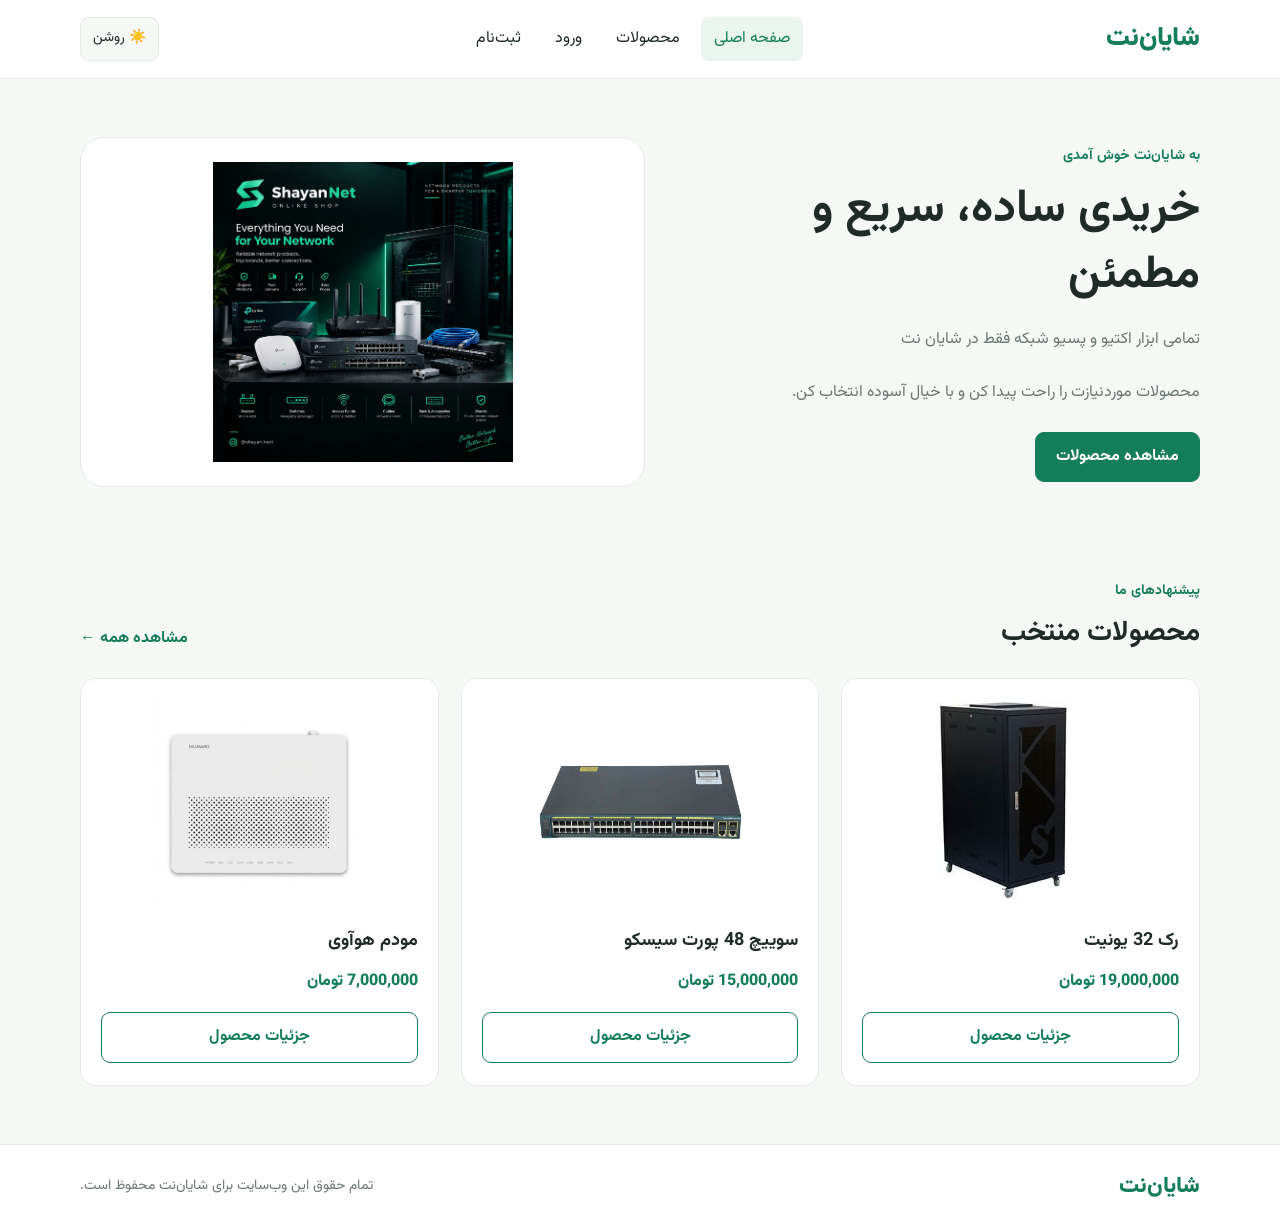
<file: index.html>
<!DOCTYPE html>
<html lang="fa" dir="rtl">
<head>
  <meta charset="UTF-8">
  <meta name="viewport" content="width=device-width, initial-scale=1.0">
  <title>صفحه اصلی | شایان‌نت</title>
  <link rel="stylesheet" href="css/reset.css">
  <link rel="stylesheet" href="css/style.css">
</head>
<body>
  <input type="checkbox" id="theme-toggle" class="theme-toggle">
  <div class="site-wrapper">

  <header class="site-header">
    <div class="container header-inner">
      <div class="theme-control">
        <label for="theme-toggle" class="theme-label">
          <span class="light-text">☀️ روشن</span>
          <span class="dark-text">🌙 تاریک</span>
        </label>
      </div>
      <a class="logo" href="index.html">شایان‌نت</a>
<nav class="nav">
        <a class="active" href="index.html">صفحه اصلی</a>
        <a href="products.html">محصولات</a>
        <a href="login.html">ورود</a>
        <a href="register.html">ثبت‌نام</a>
      </nav>
    </div>
  </header>

  <main>
    <section class="hero container">
      <div class="hero-content">
        <span class="eyebrow">به شایان‌نت خوش آمدی</span>
        <h1>خریدی ساده، سریع و مطمئن</h1>
        <p>تمامی ابزار اکتیو و پسیو شبکه فقط در شایان نت</p>
        <p>محصولات موردنیازت را راحت پیدا کن و با خیال آسوده انتخاب کن.</p>
        <a class="btn" href="products.html">مشاهده محصولات</a>
      </div>
      <div class="hero-image">
        <img src="img/png7.jpg" alt="تصویر محصول منتخب">
      </div>
    </section>

    <section class="container section">
      <div class="section-heading">
        <div>
          <span class="eyebrow">پیشنهادهای ما</span>
          <h2>محصولات منتخب</h2>
        </div>
        <a class="text-link" href="products.html">مشاهده همه ←</a>
      </div>
      <div class="products-grid">
        <article class="product-card">
          <a href="rack.html"><img src="img/png12.jpg" alt="رک32"></a>
          <div class="product-info">
            <h3><a href="rack.html">رک 32 یونیت</a></h3>
            <p class="price">19,000,000 تومان</p>
            <a class="btn btn-outline" href="rack.html">جزئیات محصول</a>
          </div>
        </article>
        <article class="product-card">
          <a href="product.html"><img src="img/Png3.jpg" alt="سوییچ 48 پورت سیسکو"></a>
          <div class="product-info">
            <h3><a href="product.html">سوییچ 48 پورت سیسکو</a></h3>
            <p class="price">15,000,000 تومان</p>
            <a class="btn btn-outline" href="product.html">جزئیات محصول</a>
          </div>
        </article>
        <article class="product-card">
          <a href="product.html"><img src="img/Png1.jpg" alt="مودم"></a>
          <div class="product-info">
            <h3><a href="modem.html">مودم هوآوی</a></h3>
            <p class="price">7,000,000 تومان</p>
            <a class="btn btn-outline" href="modem.html">جزئیات محصول</a>
          </div>
        </article>
      </div>
    </section>
  </main>

  <footer class="site-footer">
    <div class="container footer-inner">
      <a class="logo footer-logo" href="index.html">شایان‌نت</a>
      <p>تمام حقوق این وب‌سایت برای شایان‌نت محفوظ است.</p>
    </div>
  </footer>
  </div>
</body>
</html>
</file>
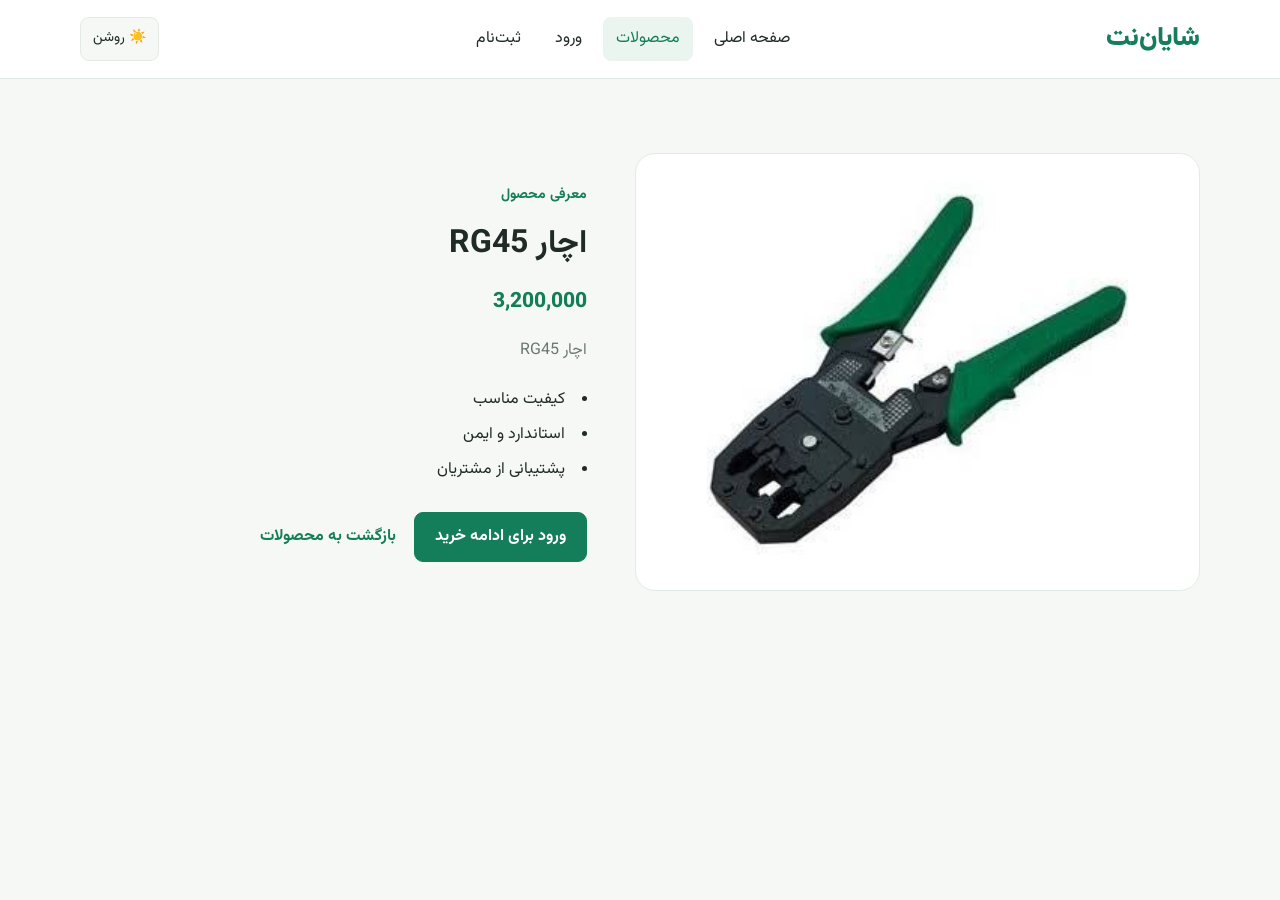
<file: ach.html>
<!DOCTYPE html>
<html lang="fa" dir="rtl">
<head>
  <meta charset="UTF-8">
  <meta name="viewport" content="width=device-width, initial-scale=1.0">
  <title>جزئیات محصول | شایان‌نت</title>
  <link rel="stylesheet" href="css/reset.css">
  <link rel="stylesheet" href="css/style.css">
</head>
<body>
  <input type="checkbox" id="theme-toggle" class="theme-toggle">
  <div class="site-wrapper">

  <header class="site-header">
    <div class="container header-inner">
      <div class="theme-control">
        <label for="theme-toggle" class="theme-label">
          <span class="light-text">☀️ روشن</span>
          <span class="dark-text">🌙 تاریک</span>
        </label>
      </div>
      <a class="logo" href="index.html">شایان‌نت</a>
<nav class="nav">
        <a href="index.html">صفحه اصلی</a>
        <a class="active" href="products.html">محصولات</a>
        <a href="login.html">ورود</a>
        <a href="register.html">ثبت‌نام</a>
      </nav>
    </div>
  </header>

  <main class="container">
    <section class="product-detail">
      <div class="detail-image"><img src="img/Png4.jpg" alt="تصویر محصول"></div>
      <div class="detail-content">
        <span class="eyebrow">معرفی محصول</span>
        <h1>اچار RG45</h1>
        <p class="price detail-price"> 3,200,000</p>
        <p class="detail-description"> اچار RG45</p>
        <ul class="features">
          <li>کیفیت مناسب</li>
          <li>استاندارد و ایمن</li>
          <li>پشتیبانی از مشتریان</li>
        </ul>
        <a class="btn" href="login.html">ورود برای ادامه خرید</a>
        <a class="text-link back-link" href="products.html">بازگشت به محصولات</a>
      </div>
    </section>
  </main>
</file>
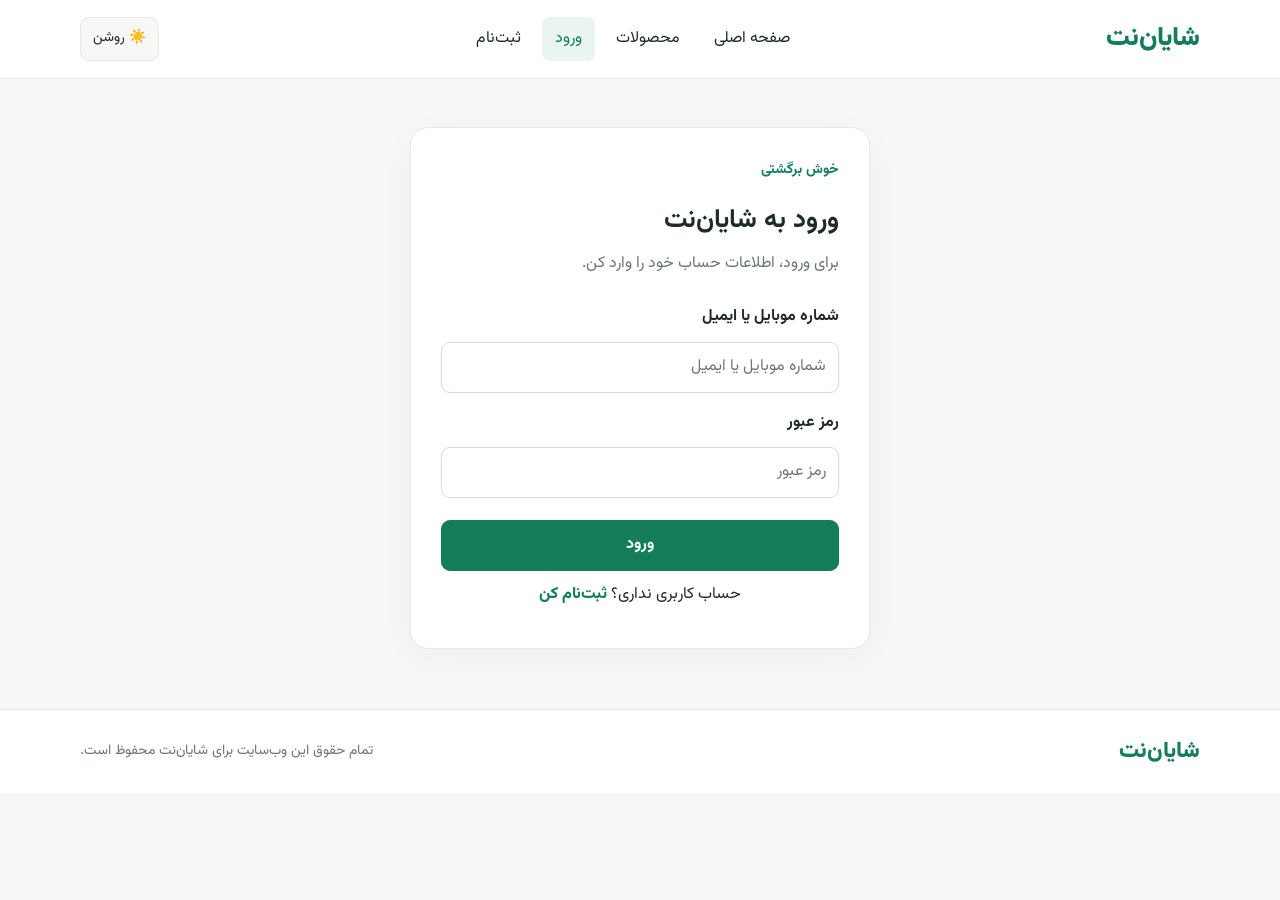
<file: login.html>
<!DOCTYPE html>
<html lang="fa" dir="rtl">
<head>
  <meta charset="UTF-8">
  <meta name="viewport" content="width=device-width, initial-scale=1.0">
  <title>ورود | شایان‌نت</title>
  <link rel="stylesheet" href="css/reset.css">
  <link rel="stylesheet" href="css/style.css">
</head>
<body>
  <input type="checkbox" id="theme-toggle" class="theme-toggle">
  <div class="site-wrapper">

  <header class="site-header">
    <div class="container header-inner">
      <div class="theme-control">
        <label for="theme-toggle" class="theme-label">
          <span class="light-text">☀️ روشن</span>
          <span class="dark-text">🌙 تاریک</span>
        </label>
      </div>
      <a class="logo" href="index.html">شایان‌نت</a>
<nav class="nav">
        <a href="index.html">صفحه اصلی</a>
        <a href="products.html">محصولات</a>
        <a class="active" href="login.html">ورود</a>
        <a href="register.html">ثبت‌نام</a>
      </nav>
    </div>
  </header>

  <main class="container form-page">
    <form class="form-card" action="#" method="get">
      <span class="eyebrow">خوش برگشتی</span>
      <h1>ورود به شایان‌نت</h1>
      <p class="muted">برای ورود، اطلاعات حساب خود را وارد کن.</p>

      <label for="login-user">شماره موبایل یا ایمیل</label>
      <input id="login-user" name="username" type="text" placeholder="شماره موبایل یا ایمیل" required>

      <label for="login-password">رمز عبور</label>
      <input id="login-password" name="password" type="password" placeholder="رمز عبور" required>

      <button class="btn form-submit" type="submit">ورود</button>
      <p class="form-note">حساب کاربری نداری؟ <a href="register.html">ثبت‌نام کن</a></p>
    </form>
  </main>

  <footer class="site-footer">
    <div class="container footer-inner">
      <a class="logo footer-logo" href="index.html">شایان‌نت</a>
      <p>تمام حقوق این وب‌سایت برای شایان‌نت محفوظ است.</p>
    </div>
  </footer>
  </div>
</body>
</html>
</file>
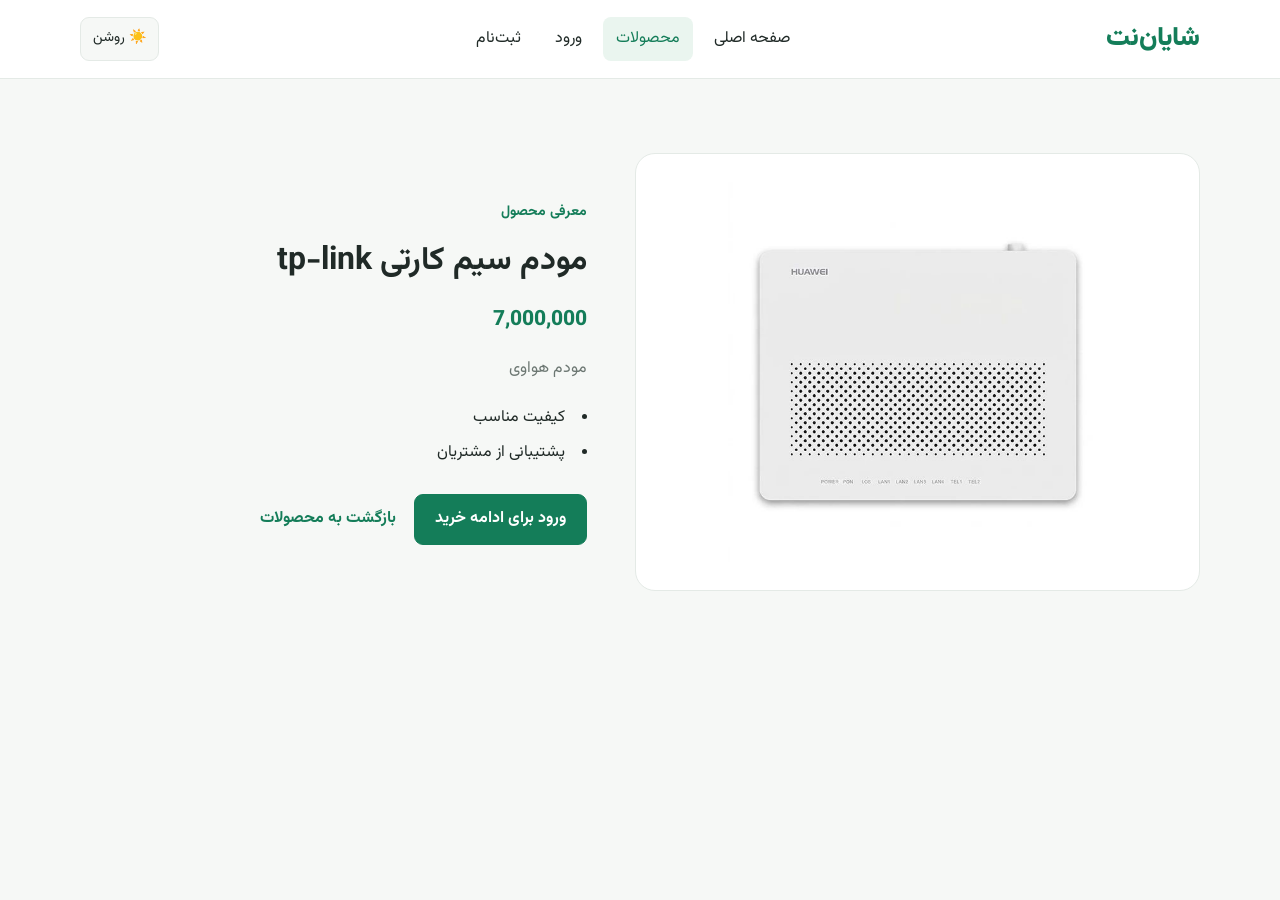
<file: modem.html>
<!DOCTYPE html>
<html lang="fa" dir="rtl">
<head>
  <meta charset="UTF-8">
  <meta name="viewport" content="width=device-width, initial-scale=1.0">
  <title>جزئیات محصول | شایان‌نت</title>
  <link rel="stylesheet" href="css/reset.css">
  <link rel="stylesheet" href="css/style.css">
</head>
<body>
  <input type="checkbox" id="theme-toggle" class="theme-toggle">
  <div class="site-wrapper">

  <header class="site-header">
    <div class="container header-inner">
      <div class="theme-control">
        <label for="theme-toggle" class="theme-label">
          <span class="light-text">☀️ روشن</span>
          <span class="dark-text">🌙 تاریک</span>
        </label>
      </div>
      <a class="logo" href="index.html">شایان‌نت</a>
<nav class="nav">
        <a href="index.html">صفحه اصلی</a>
        <a class="active" href="products.html">محصولات</a>
        <a href="login.html">ورود</a>
        <a href="register.html">ثبت‌نام</a>
      </nav>
    </div>
  </header>

  <main class="container">
    <section class="product-detail">
      <div class="detail-image"><img src="img/Png1.jpg" alt="مودم"></div>
      <div class="detail-content">
        <span class="eyebrow">معرفی محصول</span>
        <h1>مودم سیم کارتی tp-link</h1>
        <p class="price detail-price"> 7,000,000</p>
        <p class="detail-description"> مودم هواوی</p>
        <ul class="features">
          <li>کیفیت مناسب</li>
          <li>پشتیبانی از مشتریان</li>
        </ul>
        <a class="btn" href="login.html">ورود برای ادامه خرید</a>
        <a class="text-link back-link" href="products.html">بازگشت به محصولات</a>
      </div>
    </section>
  </main>
</file>
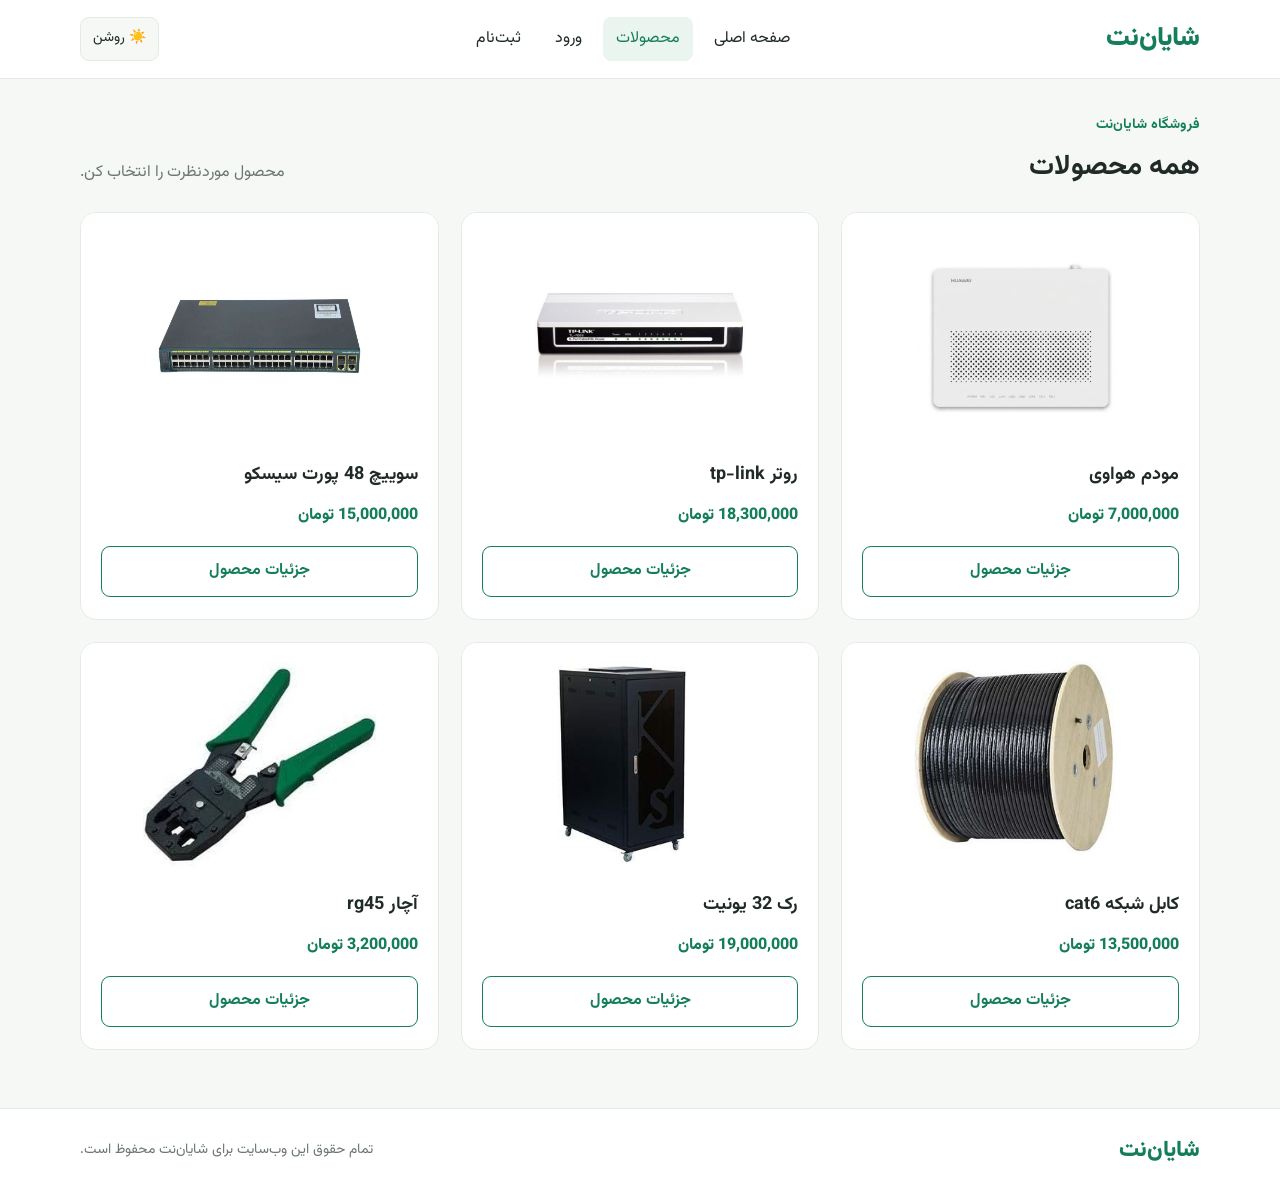
<file: products.html>
<!DOCTYPE html>
<html lang="fa" dir="rtl">
<head>
  <meta charset="UTF-8">
  <meta name="viewport" content="width=device-width, initial-scale=1.0">
  <title>محصولات | شایان‌نت</title>
  <link rel="stylesheet" href="css/reset.css">
  <link rel="stylesheet" href="css/style.css">
</head>
<body>
  <input type="checkbox" id="theme-toggle" class="theme-toggle">
  <div class="site-wrapper">

  <header class="site-header">
    <div class="container header-inner">
      <div class="theme-control">
        <label for="theme-toggle" class="theme-label">
          <span class="light-text">☀️ روشن</span>
          <span class="dark-text">🌙 تاریک</span>
        </label>
      </div>
      <a class="logo" href="index.html">شایان‌نت</a>
<nav class="nav">
        <a href="index.html">صفحه اصلی</a>
        <a class="active" href="products.html">محصولات</a>
        <a href="login.html">ورود</a>
        <a href="register.html">ثبت‌نام</a>
      </nav>
    </div>
  </header>

  <main class="container section page-section">
    <div class="section-heading">
      <div>
        <span class="eyebrow">فروشگاه شایان‌نت</span>
        <h1>همه محصولات</h1>
      </div>
      <p class="muted">محصول موردنظرت را انتخاب کن.</p>
    </div>
    <div class="products-grid">
      <article class="product-card">
        <a href="modem.html"><img src="img/Png1.jpg" alt="مودم"></a>
        <div class="product-info">
          <h2><a href="product.html">مودم هواوی</a></h2>
          <p class="price">7,000,000 تومان</p>
          <a class="btn btn-outline" href="modem.html">جزئیات محصول</a>
        </div>
      </article>
      <article class="product-card">
        <a href="root.html"><img src="img/Png2.jpg" alt="روتر tp-link"></a>
        <div class="product-info">
          <h2><a href="product.html">روتر tp-link</a></h2>
          <p class="price">18,300,000 تومان</p>
          <a class="btn btn-outline" href="root.html">جزئیات محصول</a>
        </div>
      </article>
      <article class="product-card">
        <a href="sw.html"><img src="img/Png3.jpg" alt="سوییچ"></a>
        <div class="product-info">
          <h2><a href="product.html">سوییچ 48 پورت سیسکو</a></h2>
          <p class="price">15,000,000 تومان</p>
          <a class="btn btn-outline" href="sw.html">جزئیات محصول</a>
        </div>
      </article>
            <article class="product-card">
        <a href="cable.html"><img src="img/png11.jpg" alt="کابل"></a>
        <div class="product-info">
          <h2><a href="product.html">کابل شبکه cat6</a></h2>
          <p class="price">13,500,000 تومان</p>
          <a class="btn btn-outline" href="cable.html">جزئیات محصول</a>
        </div>
      </article>
            <article class="product-card">
        <a href="rack.html"><img src="img/png12.jpg" alt="رک 32"></a>
        <div class="product-info">
          <h2><a href="product.html">رک 32 یونیت</a></h2>
          <p class="price">19,000,000 تومان</p>
          <a class="btn btn-outline" href="rack.html">جزئیات محصول</a>
        </div>
      </article>
            <article class="product-card">
        <a href="ach.html"><img src="img/Png4.jpg" alt="اچار"></a>
        <div class="product-info">
          <h2><a href="product.html">آچار rg45</a></h2>
          <p class="price">3,200,000 تومان</p>
          <a class="btn btn-outline" href="ach.html">جزئیات محصول</a>
        </div>
      </article>
    </div>
  </main>

  <footer class="site-footer">
    <div class="container footer-inner">
      <a class="logo footer-logo" href="index.html">شایان‌نت</a>
      <p>تمام حقوق این وب‌سایت برای شایان‌نت محفوظ است.</p>
    </div>
  </footer>
  </div>
</body>
</html>
</file>
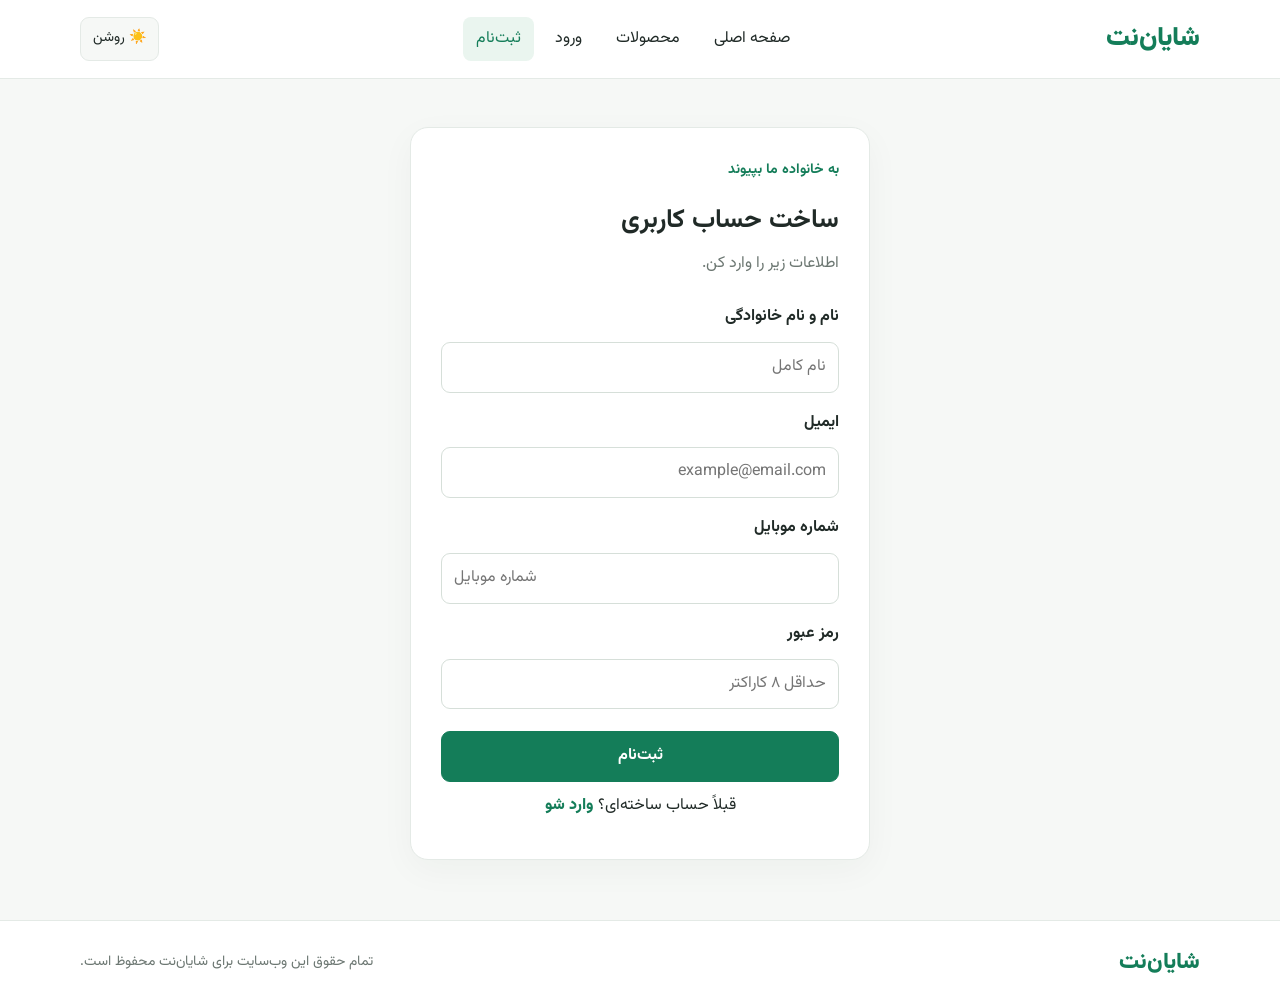
<file: register.html>
<!DOCTYPE html>
<html lang="fa" dir="rtl">
<head>
  <meta charset="UTF-8">
  <meta name="viewport" content="width=device-width, initial-scale=1.0">
  <title>ثبت‌نام | شایان‌نت</title>
  <link rel="stylesheet" href="css/reset.css">
  <link rel="stylesheet" href="css/style.css">
</head>
<body>
  <input type="checkbox" id="theme-toggle" class="theme-toggle">
  <div class="site-wrapper">

  <header class="site-header">
    <div class="container header-inner">
      <div class="theme-control">
        <label for="theme-toggle" class="theme-label">
          <span class="light-text">☀️ روشن</span>
          <span class="dark-text">🌙 تاریک</span>
        </label>
      </div>
      <a class="logo" href="index.html">شایان‌نت</a>
<nav class="nav">
        <a href="index.html">صفحه اصلی</a>
        <a href="products.html">محصولات</a>
        <a href="login.html">ورود</a>
        <a class="active" href="register.html">ثبت‌نام</a>
      </nav>
    </div>
  </header>

  <main class="container form-page">
    <form class="form-card" action="#" method="get">
      <span class="eyebrow">به خانواده ما بپیوند</span>
      <h1>ساخت حساب کاربری</h1>
      <p class="muted">اطلاعات زیر را وارد کن.</p>

      <label for="fullname">نام و نام خانوادگی</label>
      <input id="fullname" name="fullname" type="text" placeholder="نام کامل" required>

      <label for="register-email">ایمیل</label>
      <input id="register-email" name="email" type="email" placeholder="example@email.com" required>

      <label for="mobile">شماره موبایل</label>
      <input id="mobile" name="mobile" type="tel" placeholder="شماره موبایل" required>

      <label for="register-password">رمز عبور</label>
      <input id="register-password" name="password" type="password" placeholder="حداقل ۸ کاراکتر" minlength="8" required>

      <button class="btn form-submit" type="submit">ثبت‌نام</button>
      <p class="form-note">قبلاً حساب ساخته‌ای؟ <a href="login.html">وارد شو</a></p>
    </form>
  </main>

  <footer class="site-footer">
    <div class="container footer-inner">
      <a class="logo footer-logo" href="index.html">شایان‌نت</a>
      <p>تمام حقوق این وب‌سایت برای شایان‌نت محفوظ است.</p>
    </div>
  </footer>
  </div>
</body>
</html>
</file>
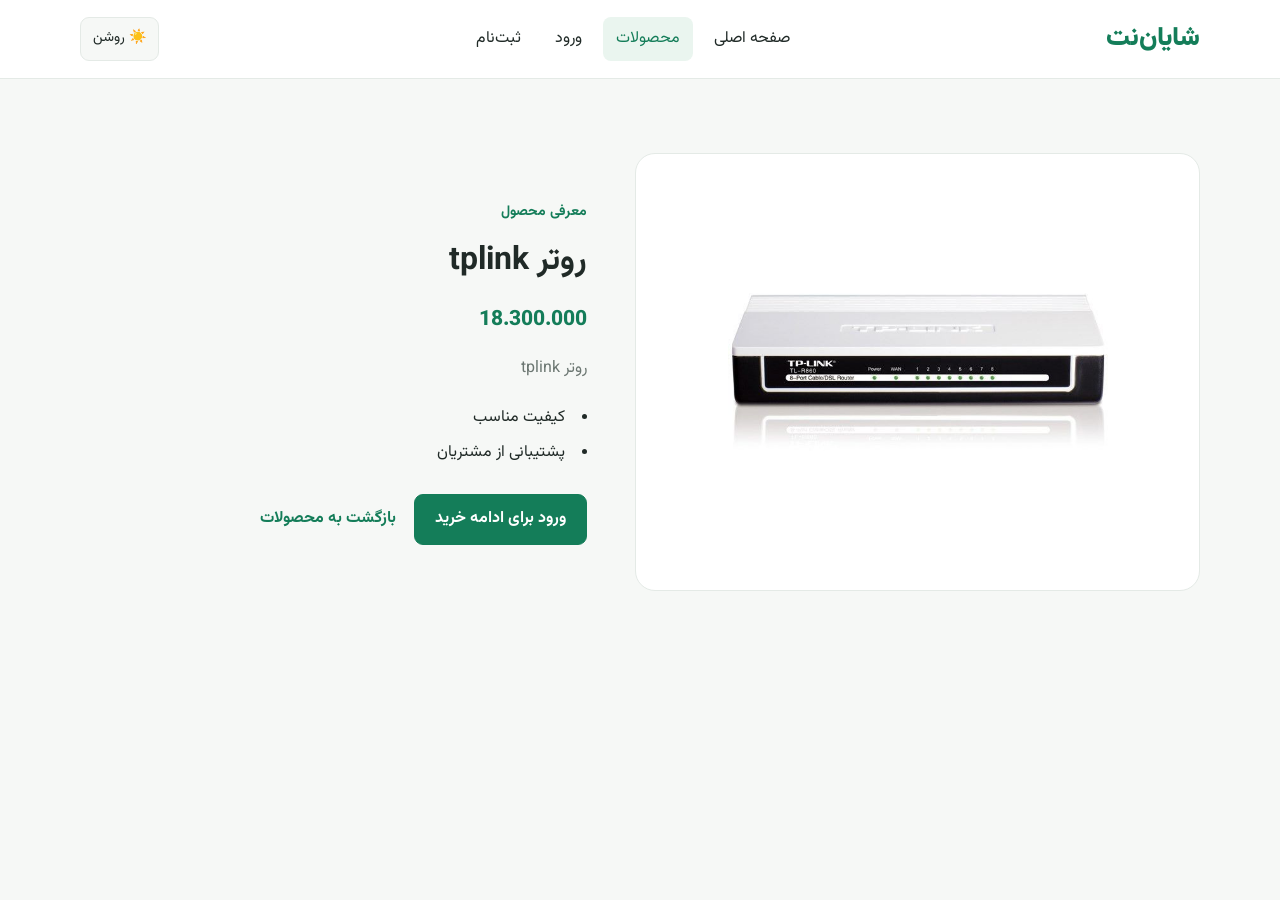
<file: root.html>
<!DOCTYPE html>
<html lang="fa" dir="rtl">
<head>
  <meta charset="UTF-8">
  <meta name="viewport" content="width=device-width, initial-scale=1.0">
  <title>جزئیات محصول | شایان‌نت</title>
  <link rel="stylesheet" href="css/reset.css">
  <link rel="stylesheet" href="css/style.css">
</head>
<body>
  <input type="checkbox" id="theme-toggle" class="theme-toggle">
  <div class="site-wrapper">

  <header class="site-header">
    <div class="container header-inner">
      <div class="theme-control">
        <label for="theme-toggle" class="theme-label">
          <span class="light-text">☀️ روشن</span>
          <span class="dark-text">🌙 تاریک</span>
        </label>
      </div>
      <a class="logo" href="index.html">شایان‌نت</a>
<nav class="nav">
        <a href="index.html">صفحه اصلی</a>
        <a class="active" href="products.html">محصولات</a>
        <a href="login.html">ورود</a>
        <a href="register.html">ثبت‌نام</a>
      </nav>
    </div>
  </header>

  <main class="container">
    <section class="product-detail">
      <div class="detail-image"><img src="img/Png2.jpg" alt="تصویر محصول"></div>
      <div class="detail-content">
        <span class="eyebrow">معرفی محصول</span>
        <h1>روتر tplink</h1>
        <p class="price detail-price">18.300.000</p>
        <p class="detail-description"> روتر tplink</p>
        <ul class="features">
          <li>کیفیت مناسب</li>
          <li>پشتیبانی از مشتریان</li>
        </ul>
        <a class="btn" href="login.html">ورود برای ادامه خرید</a>
        <a class="text-link back-link" href="products.html">بازگشت به محصولات</a>
      </div>
    </section>
  </main>
</file>
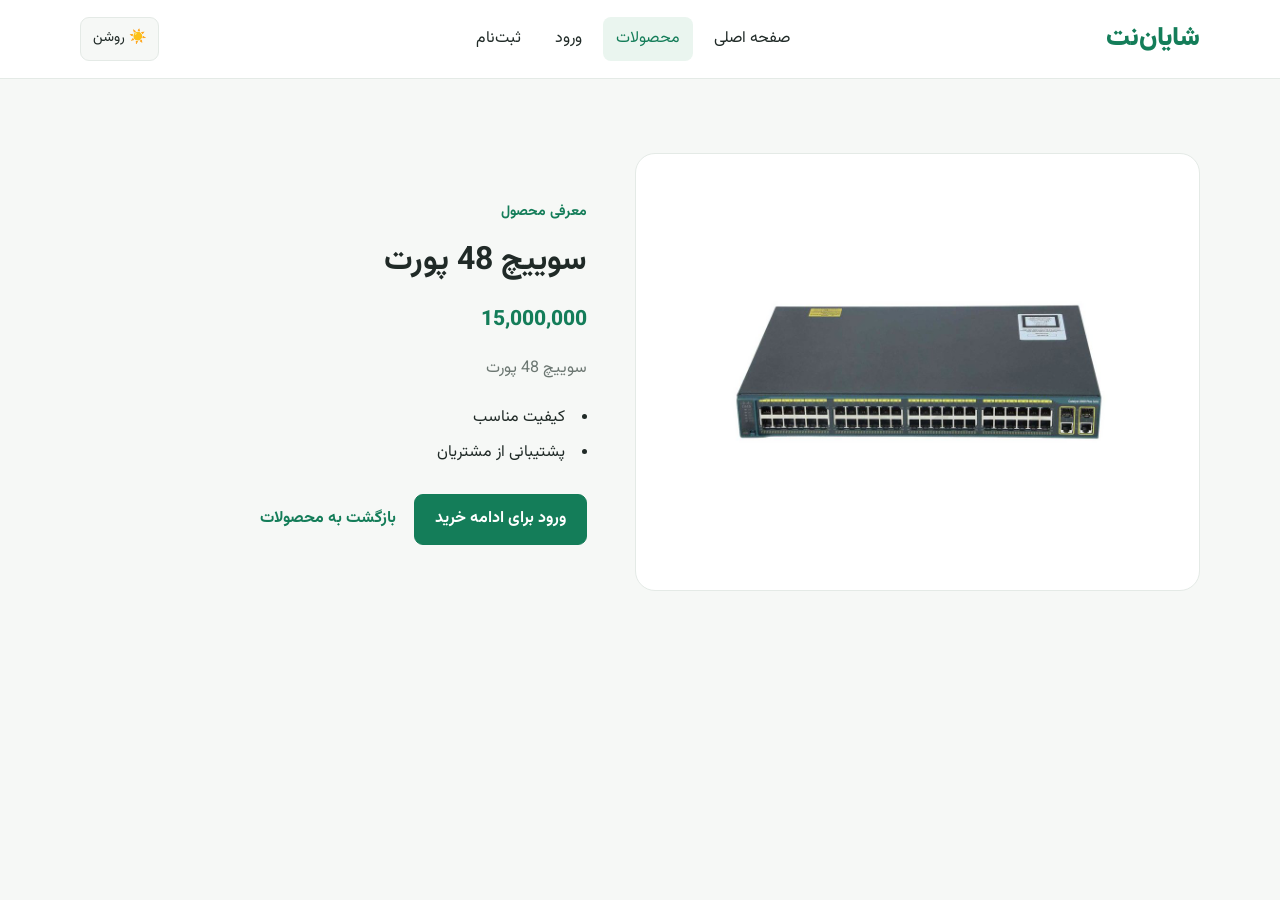
<file: sw.html>
<!DOCTYPE html>
<html lang="fa" dir="rtl">
<head>
  <meta charset="UTF-8">
  <meta name="viewport" content="width=device-width, initial-scale=1.0">
  <title>جزئیات محصول | شایان‌نت</title>
  <link rel="stylesheet" href="css/reset.css">
  <link rel="stylesheet" href="css/style.css">
</head>
<body>
  <input type="checkbox" id="theme-toggle" class="theme-toggle">
  <div class="site-wrapper">

  <header class="site-header">
    <div class="container header-inner">
      <div class="theme-control">
        <label for="theme-toggle" class="theme-label">
          <span class="light-text">☀️ روشن</span>
          <span class="dark-text">🌙 تاریک</span>
        </label>
      </div>
      <a class="logo" href="index.html">شایان‌نت</a>
<nav class="nav">
        <a href="index.html">صفحه اصلی</a>
        <a class="active" href="products.html">محصولات</a>
        <a href="login.html">ورود</a>
        <a href="register.html">ثبت‌نام</a>
      </nav>
    </div>
  </header>

  <main class="container">
    <section class="product-detail">
      <div class="detail-image"><img src="img/Png3.jpg" alt="تصویر محصول"></div>
      <div class="detail-content">
        <span class="eyebrow">معرفی محصول</span>
        <h1>سوییچ 48 پورت</h1>
        <p class="price detail-price"> 15,000,000</p>
        <p class="detail-description"> سوییچ 48 پورت</p>
        <ul class="features">
          <li>کیفیت مناسب</li>
          <li>پشتیبانی از مشتریان</li>
        </ul>
        <a class="btn" href="login.html">ورود برای ادامه خرید</a>
        <a class="text-link back-link" href="products.html">بازگشت به محصولات</a>
      </div>
    </section>
  </main>
</file>
<file: css/style.css>
@font-face {
  font-family: "Vazirmatn";
  src: url("../fonts/Vazirmatn[wght].woff2") format("woff2");
  font-style: normal;
  font-weight: 100 900;
  font-display: swap;
}

:root {
  --green: #147d59;
  --green-dark: #0d5f43;
  --ink: #202a27;
  --muted: #6c7772;
  --line: #e4eae6;
  --surface: #ffffff;
  --page: #f6f8f6;
}

body {
  background: var(--page);
  color: var(--ink);
  line-height: 1.8;
}

.container {
  width: min(1120px, calc(100% - 40px));
  margin-inline: auto;
}

.site-header {
  background: var(--surface);
  border-bottom: 1px solid var(--line);
}

.header-inner {
  min-height: 78px;
  display: flex;
  align-items: center;
  justify-content: space-between;
  gap: 24px;
}

.logo {
  color: var(--green);
  font-size: 26px;
  font-weight: 900;
  white-space: nowrap;
}

.nav {
  display: flex;
  align-items: center;
  flex-wrap: wrap;
  gap: 8px;
}

.nav a {
  padding: 8px 13px;
  border-radius: 8px;
  transition: background 0.2s ease, color 0.2s ease;
}

.nav a:hover,
.nav a.active {
  color: var(--green);
  background: var(--nav-hover);
}

.hero {
  display: flex;
  align-items: center;
  justify-content: space-between;
  gap: 40px;
  padding-block: 58px;
}

.hero-content,
.hero-image {
  flex: 1;
  min-width: 0;
}

.eyebrow {
  display: inline-block;
  margin-bottom: 8px;
  color: var(--green);
  font-size: 14px;
  font-weight: 700;
}

.hero h1 {
  max-width: 560px;
  margin-bottom: 16px;
  font-size: clamp(30px, 4vw, 46px);
  line-height: 1.45;
}

.hero p {
  max-width: 520px;
  margin-bottom: 24px;
  color: var(--muted);
}

.hero-image {
  display: flex;
  align-items: center;
  justify-content: center;
  min-height: 300px;
  padding: 24px;
  border: 1px solid var(--line);
  border-radius: 24px;
  background: var(--surface);
}

.hero-image img {
  width: 100%;
  height: 300px;
  object-fit: contain;
}

.btn {
  display: inline-flex;
  align-items: center;
  justify-content: center;
  min-height: 44px;
  padding: 10px 20px;
  border: 1px solid var(--green);
  border-radius: 9px;
  background: var(--green);
  color: #fff;
  font-weight: 700;
  text-align: center;
  transition: background 0.2s ease;
}

.btn:hover {
  background: var(--green-dark);
}

.btn-outline {
  background: transparent;
  color: var(--green);
}

.btn-outline:hover {
  background: var(--green);
  color: #fff;
}

.section {
  padding-block: 32px 58px;
}

.page-section {
  min-height: 65vh;
}

.section-heading {
  display: flex;
  align-items: end;
  justify-content: space-between;
  gap: 20px;
  margin-bottom: 24px;
}

.section-heading h1,
.section-heading h2 {
  font-size: 28px;
  line-height: 1.5;
}

.text-link {
  color: var(--green);
  font-weight: 700;
}

.muted {
  color: var(--muted);
}

.products-grid {
  display: grid;
  grid-template-columns: repeat(3, minmax(0, 1fr));
  gap: 22px;
}

.product-card {
  overflow: hidden;
  border: 1px solid var(--line);
  border-radius: 16px;
  background: var(--surface);
  transition: transform 0.2s ease, box-shadow 0.2s ease;
}

.product-card:hover {
  transform: translateY(-3px);
  box-shadow: 0 12px 28px #15291d0d;
}

.product-card > a:first-child {
  display: block;
  padding: 18px;
  background: var(--surface);
}

.product-card img {
  width: 100%;
  height: 210px;
  object-fit: contain;
}

.product-info {
  padding: 0 20px 22px;
}

.product-info h2,
.product-info h3 {
  margin-bottom: 8px;
  font-size: 18px;
}

.price {
  margin-block: 10px 16px;
  color: var(--green);
  font-weight: 800;
}

.product-info .btn {
  width: 100%;
}

.product-detail {
  display: flex;
  align-items: center;
  gap: 48px;
  padding-block: 56px;
  min-height: 65vh;
}

.detail-image,
.detail-content {
  flex: 1;
  min-width: 0;
}

.detail-image {
  display: flex;
  align-items: center;
  justify-content: center;
  padding: 28px;
  border: 1px solid var(--line);
  border-radius: 20px;
  background: var(--surface);
}

.detail-image img {
  width: 100%;
  height: 380px;
  object-fit: contain;
}

.detail-content h1 {
  margin-bottom: 8px;
  font-size: 32px;
}

.detail-price {
  font-size: 21px;
}

.detail-description {
  margin-bottom: 16px;
  color: var(--muted);
}

.features {
  margin-bottom: 24px;
  line-height: 2.2;
}

.back-link {
  margin-right: 14px;
}

.form-page {
  display: flex;
  align-items: flex-start;
  justify-content: center;
  padding-block: 48px 60px;
  min-height: 68vh;
}

.form-card {
  display: flex;
  flex-direction: column;
  gap: 10px;
  width: 100%;
  max-width: 460px;
  padding: 30px;
  border: 1px solid var(--line);
  border-radius: 18px;
  background: var(--surface);
  box-shadow: 0 10px 35px #1d35240a;
}

.form-card h1 {
  font-size: 26px;
  line-height: 1.5;
}

.form-card > p {
  margin-bottom: 8px;
}

.form-card label {
  margin-top: 6px;
  font-weight: 700;
}

.form-card input {
  width: 100%;
  min-height: 46px;
  padding: 10px 12px;
  border: 1px solid #d6dfd9;
  border-radius: 9px;
  background: var(--surface);
  color: var(--ink);
  outline: none;
}

.form-card input:focus {
  border-color: var(--green);
}

.form-submit {
  width: 100%;
  margin-top: 12px;
}

.form-note {
  text-align: center;
}

.form-note a {
  color: var(--green);
  font-weight: 800;
}

.site-footer {
  border-top: 1px solid var(--line);
  background: var(--surface);
}

.footer-inner {
  display: flex;
  align-items: center;
  justify-content: space-between;
  gap: 20px;
  padding-block: 22px;
}

.footer-inner p {
  color: var(--muted);
  font-size: 14px;
}

.footer-logo {
  font-size: 22px;
}

@media (max-width: 760px) {
  .header-inner {
    align-items: flex-start;
    flex-direction: column;
    padding-block: 16px;
    gap: 10px;
  }

  .nav {
    width: 100%;
    gap: 4px;
  }

  .nav a {
    padding: 7px 10px;
    font-size: 14px;
  }

  .hero {
    flex-direction: column;
    align-items: stretch;
    padding-block: 32px;
    gap: 24px;
  }

  .hero-image {
    min-height: 220px;
  }

  .hero-image img {
    height: 220px;
  }

  .products-grid {
    grid-template-columns: repeat(2, minmax(0, 1fr));
    gap: 14px;
  }

  .product-card img {
    height: 165px;
  }

  .product-info {
    padding: 0 14px 16px;
  }

  .product-detail {
    flex-direction: column;
    align-items: stretch;
    gap: 24px;
    padding-block: 30px;
  }

  .detail-image img {
    height: 260px;
  }

  .section-heading {
    align-items: flex-start;
    flex-direction: column;
  }
}

@media (max-width: 460px) {
  .container {
    width: calc(100% - 28px);
  }

  .products-grid {
    grid-template-columns: 1fr;
  }

  .product-card img {
    height: 220px;
  }

  .form-card {
    padding: 22px 18px;
  }

  .footer-inner {
    align-items: flex-start;
    flex-direction: column;
    gap: 8px;
  }
}


/* =====================================
   LIGHT / DARK MODE - CSS ONLY
   Works on modern browsers supporting :has()
===================================== */
:root {
  color-scheme: light;
  --green: #147d59;
  --green-dark: #0d5f43;
  --ink: #202a27;
  --muted: #6c7772;
  --line: #e4eae6;
  --surface: #ffffff;
  --page: #f6f8f6;
  --nav-hover: #eaf5ef;
  --field-bg: #ffffff;
  --image-surface: #ffffff;
}

body:has(#theme-toggle:checked) {
  color-scheme: dark;
  --green: #72d8a7;
  --green-dark: #3fb982;
  --ink: #edf5ef;
  --muted: #b0beb5;
  --line: #34443a;
  --surface: #1c2721;
  --page: #101713;
  --nav-hover: #263c30;
  --field-bg: #202c25;
  --image-surface: #f9fbfa;
}

body, .site-header, .site-footer, .hero-image, .product-card,
.detail-image, .form-card, .form-card input {
  transition: background-color .22s ease, color .22s ease, border-color .22s ease;
}

body:has(#theme-toggle:checked) .hero-image,
body:has(#theme-toggle:checked) .detail-image,
body:has(#theme-toggle:checked) .product-card > a:first-child {
  background: var(--image-surface);
}

body:has(#theme-toggle:checked) .form-card input {
  background: var(--field-bg);
  color: var(--ink);
  border-color: var(--line);
}

body:has(#theme-toggle:checked) .nav a:hover,
body:has(#theme-toggle:checked) .nav a.active {
  color: var(--green);
  background: var(--nav-hover);
}

.theme-toggle {
  position: absolute;
  width: 1px;
  height: 1px;
  opacity: 0;
  overflow: hidden;
}

.theme-label {
  display: inline-flex;
  align-items: center;
  justify-content: center;
  padding: 8px 12px;
  border: 1px solid var(--line);
  border-radius: 9px;
  background: var(--page);
  color: var(--ink);
  font-family: "Vazirmatn";
  font-size: 14px;
  cursor: pointer;
  white-space: nowrap;
}

.theme-toggle:focus-visible + .theme-label {
  outline: 2px solid var(--green);
  outline-offset: 3px;
}

.dark-text { display: none; }
body:has(#theme-toggle:checked) .light-text { display: none; }
body:has(#theme-toggle:checked) .dark-text { display: inline; }

@media (max-width: 760px) {
  .theme-label { align-self: flex-start; }
}

/* ================================
   LIGHT / DARK MODE - NO JAVASCRIPT
   Reliable CSS sibling method
================================ */

.theme-toggle {
  position: fixed;
  width: 1px;
  height: 1px;
  opacity: 0;
  pointer-events: none;
}

.site-wrapper {
  --green: #147d59;
  --green-dark: #0d5f43;
  --ink: #202a27;
  --muted: #6c7772;
  --line: #e4eae6;
  --surface: #ffffff;
  --page: #f6f8f6;
  --nav-hover: #eaf5ef;
  --field-bg: #ffffff;
  min-height: 100vh;
  background: var(--page);
  color: var(--ink);
  transition: background-color .25s ease, color .25s ease;
}

.theme-control {
  order: 2;
}

.theme-label {
  display: inline-flex;
  align-items: center;
  justify-content: center;
  padding: 8px 12px;
  border: 1px solid var(--line);
  border-radius: 9px;
  background: var(--page);
  color: var(--ink);
  font-family: "Vazirmatn";
  font-size: 14px;
  cursor: pointer;
  white-space: nowrap;
  transition: .25s ease;
}

.dark-text {
  display: none;
}

/* Dark mode: checkbox -> wrapper */
#theme-toggle:checked ~ .site-wrapper {
  --green: #72d8a7;
  --green-dark: #3fb982;
  --ink: #edf5ef;
  --muted: #b0beb5;
  --line: #34443a;
  --surface: #1c2721;
  --page: #101713;
  --nav-hover: #263c30;
  --field-bg: #202c25;
}

#theme-toggle:checked ~ .site-wrapper .light-text {
  display: none;
}

#theme-toggle:checked ~ .site-wrapper .dark-text {
  display: inline;
}

#theme-toggle:checked ~ .site-wrapper .site-header,
#theme-toggle:checked ~ .site-wrapper .hero-image,
#theme-toggle:checked ~ .site-wrapper .product-card,
#theme-toggle:checked ~ .site-wrapper .detail-image,
#theme-toggle:checked ~ .site-wrapper .form-card {
  background: var(--surface);
  color: var(--ink);
  border-color: var(--line);
}

#theme-toggle:checked ~ .site-wrapper .nav a:hover,
#theme-toggle:checked ~ .site-wrapper .nav a.active {
  color: var(--green);
  background: var(--nav-hover);
}

#theme-toggle:checked ~ .site-wrapper input,
#theme-toggle:checked ~ .site-wrapper select,
#theme-toggle:checked ~ .site-wrapper textarea {
  background: var(--field-bg);
  color: var(--ink);
  border-color: var(--line);
}

#theme-toggle:checked ~ .site-wrapper .theme-label {
  background: var(--surface);
  color: var(--ink);
  border-color: var(--line);
}

#theme-toggle:checked ~ .site-wrapper .site-footer {
  background: #0a100d;
  color: #edf5ef;
}

@media (max-width: 760px) {
  .header-inner {
    flex-wrap: wrap;
  }

  .theme-control {
    order: 0;
  }
}
</file>
